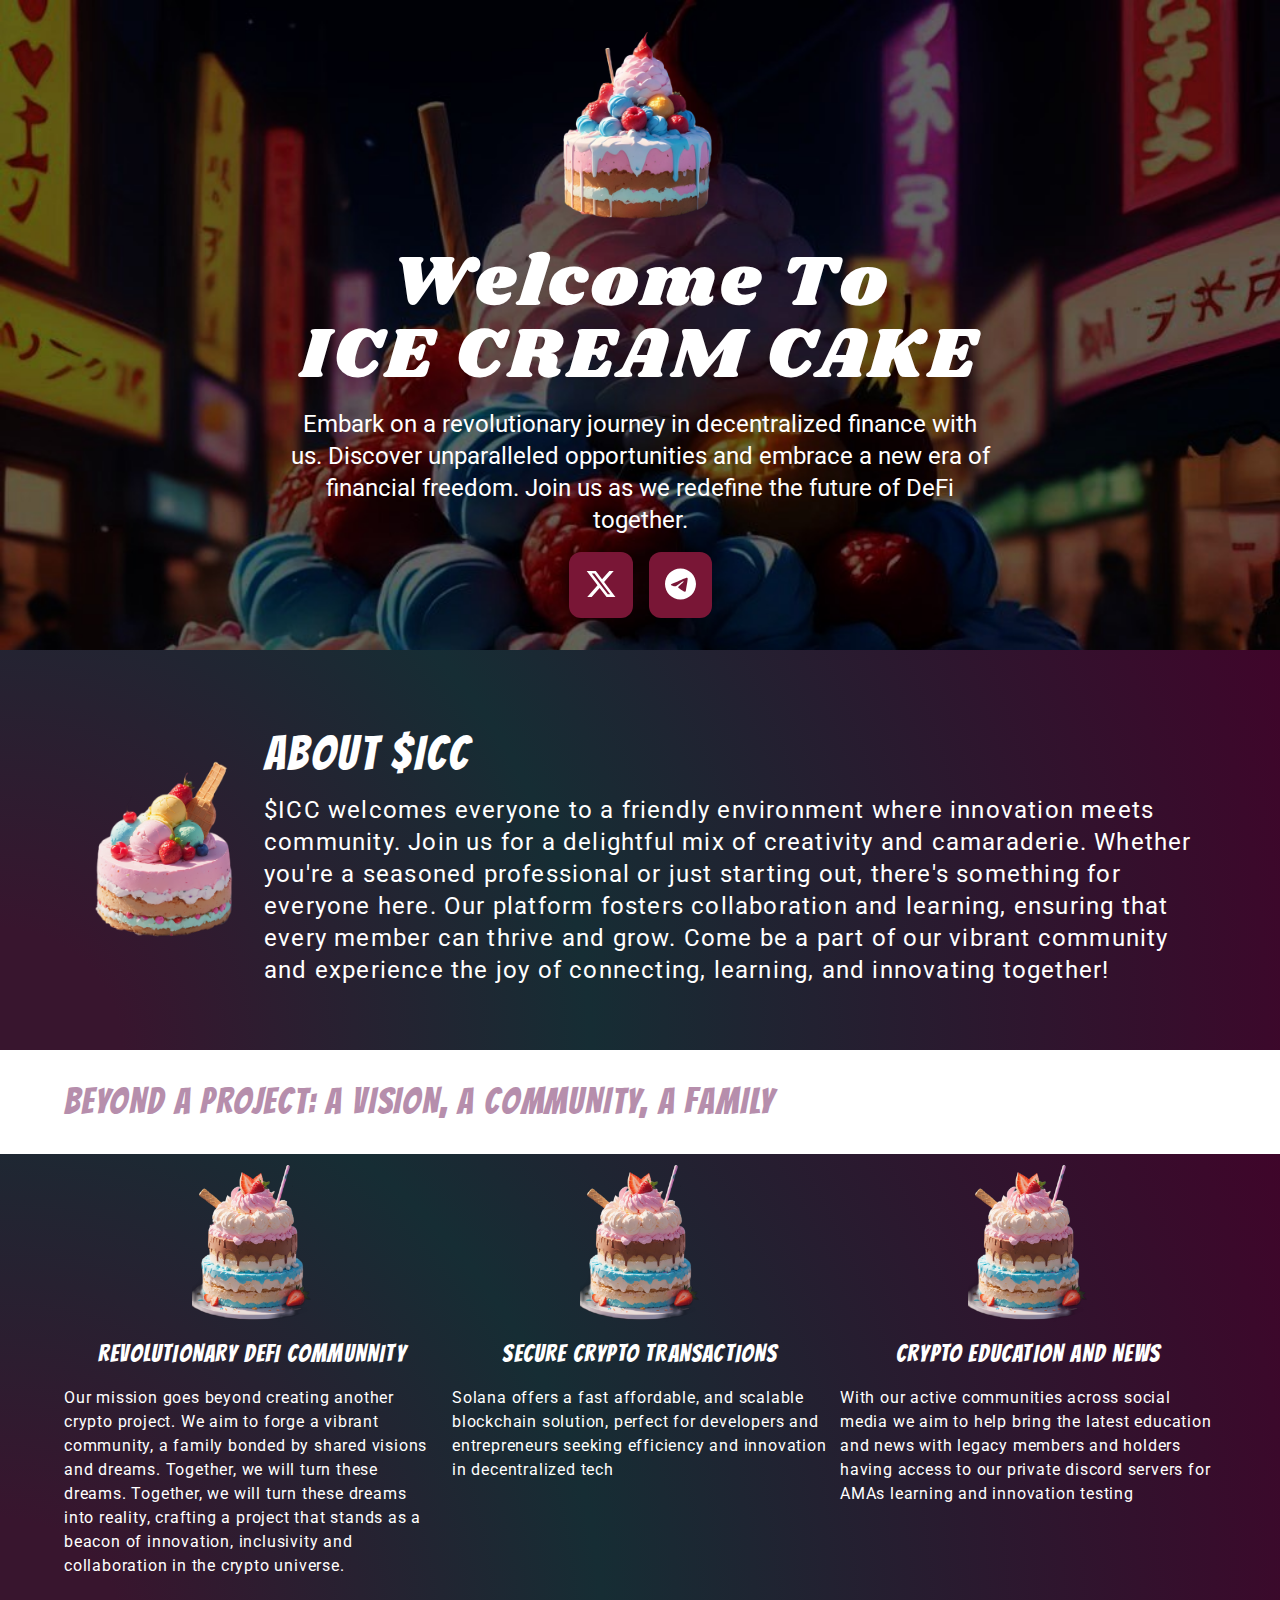
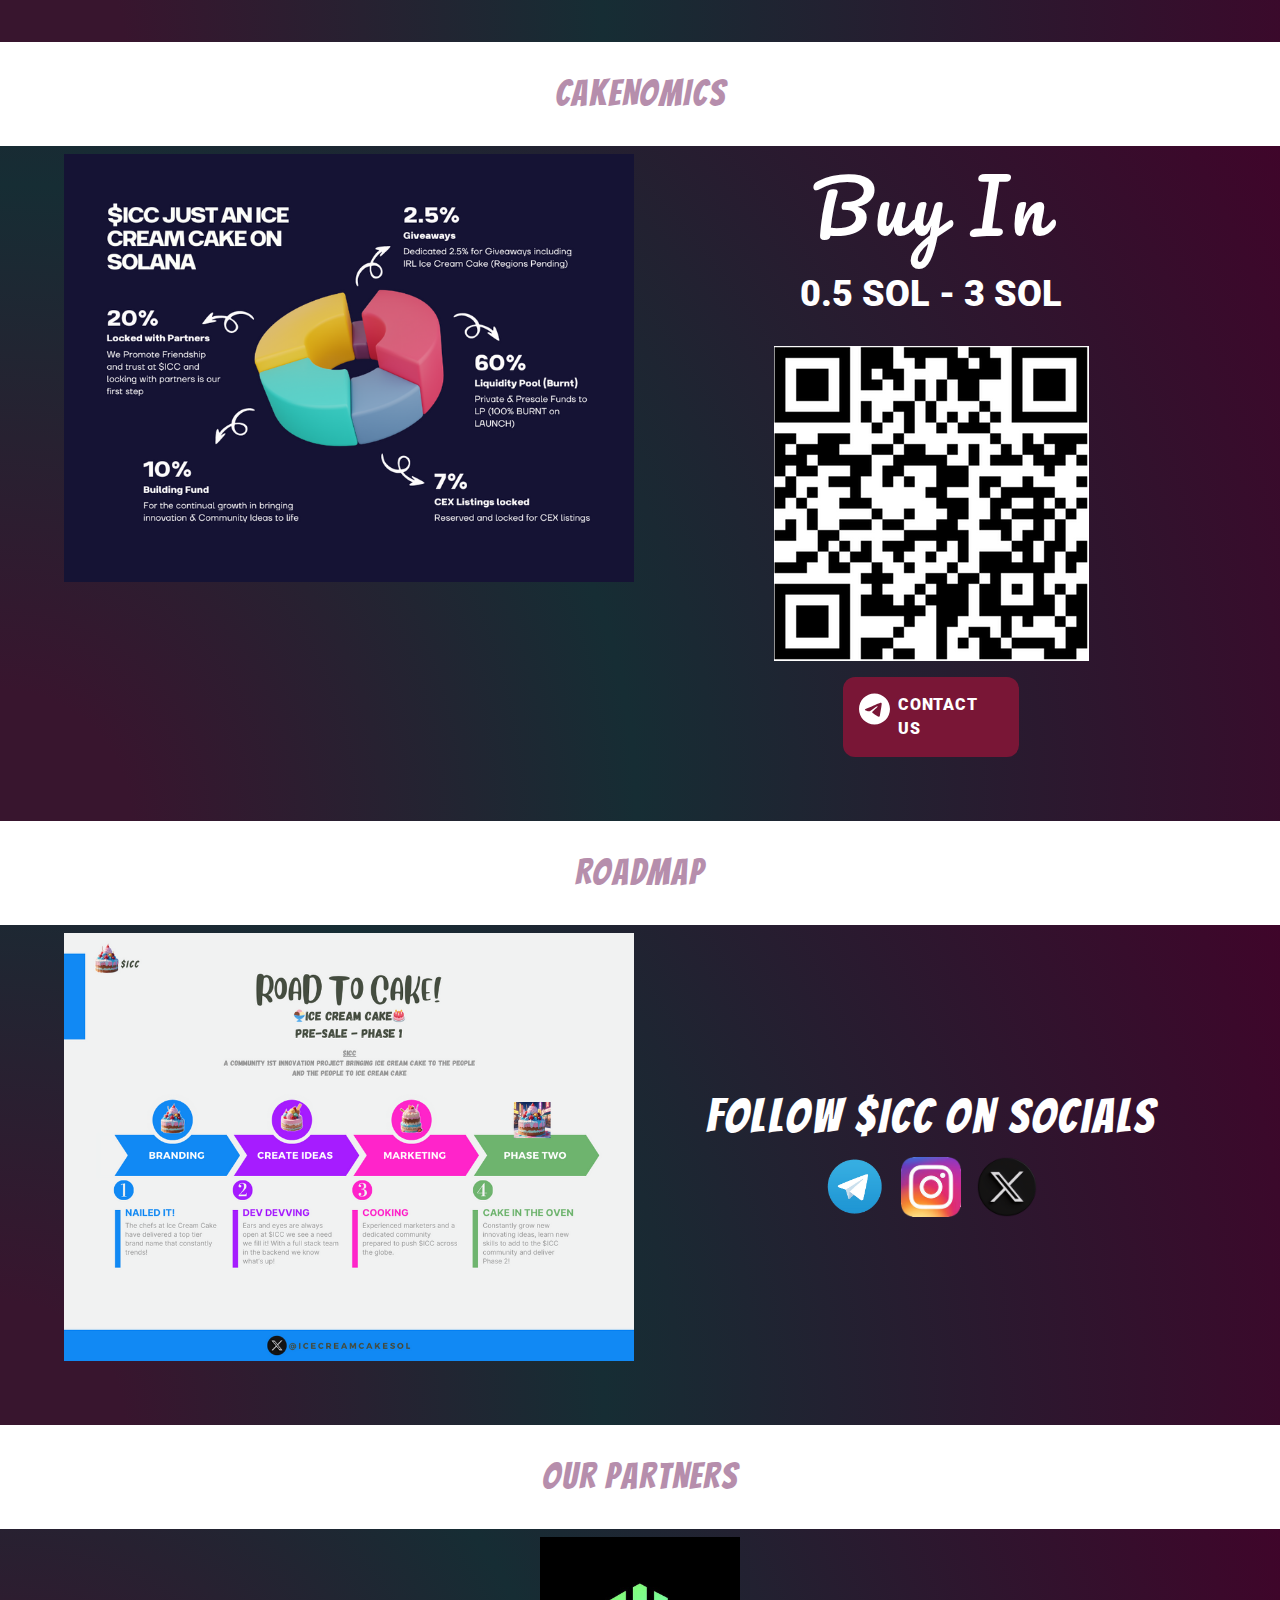
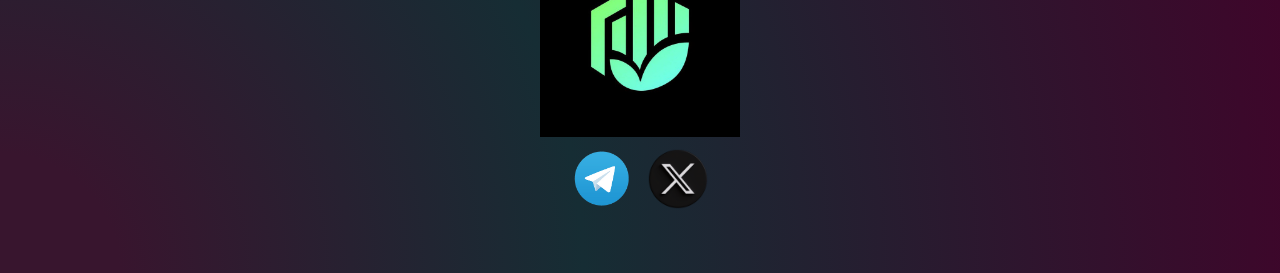
<file: index.html>
<!DOCTYPE html><html lang="en"><head><meta charSet="utf-8"/><meta name="viewport" content="width=device-width, initial-scale=1"/><link rel="preload" href="/_next/static/media/c9a5bc6a7c948fb0-s.p.woff2" as="font" crossorigin="" type="font/woff2"/><link rel="stylesheet" href="/_next/static/css/08e6688105f22e29.css" crossorigin="" data-precedence="next"/><link rel="stylesheet" href="/_next/static/css/7c81f1e1351f6790.css" crossorigin="" data-precedence="next"/><link rel="preload" as="script" fetchPriority="low" href="/_next/static/chunks/webpack-f3ce881330024d60.js" crossorigin=""/><script src="/_next/static/chunks/fd9d1056-d03af0e963d7a2f3.js" async="" crossorigin=""></script><script src="/_next/static/chunks/69-ec39f181d2ec53c6.js" async="" crossorigin=""></script><script src="/_next/static/chunks/main-app-6f7a0151a9f44b0a.js" async="" crossorigin=""></script><script src="/_next/static/chunks/69b09407-a51b7240dd5747d0.js" async=""></script><script src="/_next/static/chunks/97-fd3d63c27c1f7cae.js" async=""></script><script src="/_next/static/chunks/app/page-9877615e702adc92.js" async=""></script><title>Create Next App</title><meta name="description" content="Generated by create next app"/><link rel="icon" href="/favicon.ico" type="image/x-icon" sizes="16x16"/><meta name="next-size-adjust"/><script src="/_next/static/chunks/polyfills-c67a75d1b6f99dc8.js" crossorigin="" noModule=""></script></head><body class="__className_aaf875"><main><div class="flex flex-row justify-center" style="background:url(/assets/cake_bg_1.jpg);background-size:cover"><div class="text-center flex flex-col justify-center p-8 animate__animated animate__backInDown max-w-3xl"><img alt="cake_1" loading="lazy" width="200" height="200" decoding="async" data-nimg="1" class="mx-auto" style="color:transparent" src="/assets/cake_1.png"/><h1 class="my-4 shrikhand-regular capitalize text-4xl lg:text-7xl tracking-wider">Welcome to <br/><span class="uppercase">ice cream cake</span></h1><p class="roboto-regular lg:text-2xl">Embark on a revolutionary journey in decentralized finance with us. Discover unparalleled opportunities and embrace a new era of financial freedom. Join us as we redefine the future of DeFi together.</p><div class="flex flex-row justify-center w-full mt-4"><a href="https://twitter.com/icecreamcakesol" target="__blank" class="sc-beySPh gRjXUm bg-brown hover:bg-rosy-brown mr-2"><svg aria-hidden="true" focusable="false" data-prefix="fab" data-icon="x-twitter" class="svg-inline--fa fa-x-twitter fa-2x " role="img" xmlns="http://www.w3.org/2000/svg" viewBox="0 0 512 512"><path fill="currentColor" d="M389.2 48h70.6L305.6 224.2 487 464H345L233.7 318.6 106.5 464H35.8L200.7 275.5 26.8 48H172.4L272.9 180.9 389.2 48zM364.4 421.8h39.1L151.1 88h-42L364.4 421.8z"></path></svg></a><a href="#" target="__blank" class="sc-beySPh gRjXUm bg-brown hover:bg-rosy-brown ml-2"><svg aria-hidden="true" focusable="false" data-prefix="fab" data-icon="telegram" class="svg-inline--fa fa-telegram fa-2x " role="img" xmlns="http://www.w3.org/2000/svg" viewBox="0 0 496 512"><path fill="currentColor" d="M248,8C111.033,8,0,119.033,0,256S111.033,504,248,504,496,392.967,496,256,384.967,8,248,8ZM362.952,176.66c-3.732,39.215-19.881,134.378-28.1,178.3-3.476,18.584-10.322,24.816-16.948,25.425-14.4,1.326-25.338-9.517-39.287-18.661-21.827-14.308-34.158-23.215-55.346-37.177-24.485-16.135-8.612-25,5.342-39.5,3.652-3.793,67.107-61.51,68.335-66.746.153-.655.3-3.1-1.154-4.384s-3.59-.849-5.135-.5q-3.283.746-104.608,69.142-14.845,10.194-26.894,9.934c-8.855-.191-25.888-5.006-38.551-9.123-15.531-5.048-27.875-7.717-26.8-16.291q.84-6.7,18.45-13.7,108.446-47.248,144.628-62.3c68.872-28.647,83.183-33.623,92.511-33.789,2.052-.034,6.639.474,9.61,2.885a10.452,10.452,0,0,1,3.53,6.716A43.765,43.765,0,0,1,362.952,176.66Z"></path></svg></a></div></div></div><div class="p-16 bg-brown radial-bg md:flex animate__animated animate__backInDown"><img alt="cake_2" loading="lazy" width="200" height="200" decoding="async" data-nimg="1" class="m-auto hidden md:block" style="color:transparent" src="/assets/cake_2.webp"/><div class=""><h1 class="my-4 bangers-regular capitalize text-5xl tracking-wider">About $ICC</h1><img alt="cake_2" loading="lazy" width="200" height="200" decoding="async" data-nimg="1" class="mx-auto md:hidden" style="color:transparent" src="/assets/cake_2.webp"/><p class="tracking-wider roboto-regular md:text-2xl">$ICC welcomes everyone to a friendly environment where innovation meets community. Join us for a delightful mix of creativity and camaraderie. Whether you&#x27;re a seasoned professional or just starting out, there&#x27;s something for everyone here. Our platform fosters collaboration and learning, ensuring that every member can thrive and grow. Come be a part of our vibrant community and experience the joy of connecting, learning, and innovating together!</p></div></div><div class="p-16 py-4"><div class=""><h1 class="my-4 bangers-regular uppercase text-4xl tracking-wider text-rosy-brown">Beyond A Project: A vision, a community, a family</h1></div></div><div class="p-16 pt-2 bg-brown radial-bg"><div class="md:grid gap-3 grid-cols-3"><div class="animate__animated animate__backInRight"><img alt="cake_3" loading="lazy" width="120" height="120" decoding="async" data-nimg="1" class="mx-auto" style="color:transparent" src="/assets/cake_3.webp"/><h3 class="my-4 bangers-regular uppercase text-2xl text-center tracking-wider">Revolutionary Defi Communnity</h3><p class="tracking-wider roboto-regular">Our mission goes beyond creating another crypto project. We aim to forge a vibrant community, a family bonded by shared visions and dreams. Together, we will turn these dreams. Together, we will turn these dreams into reality, crafting a project that stands as a beacon of innovation, inclusivity and collaboration in the crypto universe.</p></div><div class="animate__animated animate__backInRight"><img alt="cake_3" loading="lazy" width="120" height="120" decoding="async" data-nimg="1" class="mx-auto" style="color:transparent" src="/assets/cake_3.webp"/><h3 class="my-4 bangers-regular uppercase text-2xl text-center tracking-wider">Secure Crypto Transactions</h3><p class="tracking-wider roboto-regular">Solana offers a fast affordable, and scalable blockchain solution, perfect for developers and entrepreneurs seeking efficiency and innovation in decentralized tech</p></div><div class="animate__animated animate__backInRight"><img alt="cake_3" loading="lazy" width="120" height="120" decoding="async" data-nimg="1" class="mx-auto" style="color:transparent" src="/assets/cake_3.webp"/><h3 class="my-4 bangers-regular uppercase text-2xl text-center tracking-wider">Crypto education and news</h3><p class="tracking-wider roboto-regular">With our active communities across social media we aim to help bring the latest education and news with legacy members and holders having access to our private discord servers for AMAs learning and innovation testing</p></div></div></div><div class="p-16 py-4"><div class=""><h1 class="my-4 bangers-regular uppercase text-4xl tracking-wider text-center text-rosy-brown">CAKENOMICS</h1></div></div><div class="p-16 pt-2 bg-brown radial-bg"><div class="md:grid gap-3 grid-cols-2"><div><img alt="cake_3" loading="lazy" width="820" height="615" decoding="async" data-nimg="1" class="mx-auto" style="color:transparent" src="/assets/tokenomics.webp"/></div><div><div class="animate__animated animate__pulse animate__infinite"><h3 class="my-4 pacifico-regular normal-case text-5xl md:text-7xl text-center tracking-wider">Buy In</h3><h4 class="text-2xl md:text-4xl uppercase roboto-black text-center mt-8">0.5 sol - 3 sol</h4><img alt="qr" loading="lazy" width="315" height="315" decoding="async" data-nimg="1" class="mx-auto mt-8" style="color:transparent" src="/assets/qr.webp"/></div><div><a href="https://t.me/+q8enJmWLWnE3NTI5" target="__blank" class="sc-beySPh gRjXUm bg-brown hover:bg-rosy-brown flex w-44 mt-4 mx-auto"><svg aria-hidden="true" focusable="false" data-prefix="fab" data-icon="telegram" class="svg-inline--fa fa-telegram fa-2x " role="img" xmlns="http://www.w3.org/2000/svg" viewBox="0 0 496 512"><path fill="currentColor" d="M248,8C111.033,8,0,119.033,0,256S111.033,504,248,504,496,392.967,496,256,384.967,8,248,8ZM362.952,176.66c-3.732,39.215-19.881,134.378-28.1,178.3-3.476,18.584-10.322,24.816-16.948,25.425-14.4,1.326-25.338-9.517-39.287-18.661-21.827-14.308-34.158-23.215-55.346-37.177-24.485-16.135-8.612-25,5.342-39.5,3.652-3.793,67.107-61.51,68.335-66.746.153-.655.3-3.1-1.154-4.384s-3.59-.849-5.135-.5q-3.283.746-104.608,69.142-14.845,10.194-26.894,9.934c-8.855-.191-25.888-5.006-38.551-9.123-15.531-5.048-27.875-7.717-26.8-16.291q.84-6.7,18.45-13.7,108.446-47.248,144.628-62.3c68.872-28.647,83.183-33.623,92.511-33.789,2.052-.034,6.639.474,9.61,2.885a10.452,10.452,0,0,1,3.53,6.716A43.765,43.765,0,0,1,362.952,176.66Z"></path></svg> <span class="my-auto ml-2 roboto-black tracking-wider uppercase">Contact Us</span></a></div></div></div></div><div class="p-16 py-4"><div class=""><h1 class="my-4 bangers-regular uppercase text-4xl tracking-wider text-center text-rosy-brown">Roadmap</h1></div></div><div class="p-16 pt-2 bg-brown radial-bg"><div class="md:grid gap-3 grid-cols-2"><div><img alt="cake_3" loading="lazy" width="922" height="692" decoding="async" data-nimg="1" class="mx-auto" style="color:transparent" src="/assets/roadmap.webp"/></div><div class="flex flex-col"><div class="my-auto"><h3 class="my-4 bangers-regular normal-case text-5xl text-center tracking-wider">Follow $ICC on Socials</h3><div class="flex justify-center gap-4"><a href="https://t.me/+q8enJmWLWnE3NTI5" target="__blank"><img alt="socials" loading="lazy" width="60" height="60" decoding="async" data-nimg="1" class="mx-auto" style="color:transparent" src="/assets/telegram.webp"/></a><a href="https://www.instagram.com/icecreamcakeonsol?igsh=MWp0MnR5cTdiMmlvcg%3D%3D" target="__blank"><img alt="socials" loading="lazy" width="60" height="60" decoding="async" data-nimg="1" class="mx-auto" style="color:transparent" src="/assets/instagram.webp"/></a><a href="https://twitter.com/icecreamcakesol" target="__blank"><img alt="socials" loading="lazy" width="60" height="60" decoding="async" data-nimg="1" class="mx-auto" style="color:transparent" src="/assets/x.webp"/></a></div></div></div></div></div><div class="p-16 py-4"><div class=""><h1 class="my-4 bangers-regular uppercase text-4xl tracking-wider text-center text-rosy-brown">Our Partners</h1></div></div><div class="p-16 pt-2 bg-brown radial-bg"><div class="flex flex-col justify-center"><div class=""><img alt="socials" loading="lazy" width="200" height="200" decoding="async" data-nimg="1" class="mx-auto" style="color:transparent" src="/assets/sponsor_1.jpg"/><div class="flex justify-center gap-4 mt-3"><a href="https://t.co/01wMqEmo7u" target="__blank"><img alt="socials" loading="lazy" width="60" height="60" decoding="async" data-nimg="1" class="mx-auto" style="color:transparent" src="/assets/telegram.webp"/></a><a href="https://twitter.com/LCEwebones" target="__blank"><img alt="socials" loading="lazy" width="60" height="60" decoding="async" data-nimg="1" class="mx-auto" style="color:transparent" src="/assets/x.webp"/></a></div></div></div></div></main><script src="/_next/static/chunks/webpack-f3ce881330024d60.js" crossorigin="" async=""></script><script>(self.__next_f=self.__next_f||[]).push([0]);self.__next_f.push([2,null])</script><script>self.__next_f.push([1,"1:HL[\"/_next/static/media/c9a5bc6a7c948fb0-s.p.woff2\",\"font\",{\"crossOrigin\":\"\",\"type\":\"font/woff2\"}]\n2:HL[\"/_next/static/css/08e6688105f22e29.css\",\"style\",{\"crossOrigin\":\"\"}]\n0:\"$L3\"\n"])</script><script>self.__next_f.push([1,"4:HL[\"/_next/static/css/7c81f1e1351f6790.css\",\"style\",{\"crossOrigin\":\"\"}]\n"])</script><script>self.__next_f.push([1,"5:I[7690,[],\"\"]\n7:I[7831,[],\"\"]\n8:I[8836,[\"958\",\"static/chunks/69b09407-a51b7240dd5747d0.js\",\"97\",\"static/chunks/97-fd3d63c27c1f7cae.js\",\"931\",\"static/chunks/app/page-9877615e702adc92.js\"],\"\"]\n9:I[5613,[],\"\"]\na:I[1778,[],\"\"]\nc:I[8955,[],\"\"]\nd:[]\n"])</script><script>self.__next_f.push([1,"3:[[[\"$\",\"link\",\"0\",{\"rel\":\"stylesheet\",\"href\":\"/_next/static/css/08e6688105f22e29.css\",\"precedence\":\"next\",\"crossOrigin\":\"\"}]],[\"$\",\"$L5\",null,{\"buildId\":\"GkV5ylfgXGTpn7uaHJKc2\",\"assetPrefix\":\"\",\"initialCanonicalUrl\":\"/\",\"initialTree\":[\"\",{\"children\":[\"__PAGE__\",{}]},\"$undefined\",\"$undefined\",true],\"initialSeedData\":[\"\",{\"children\":[\"__PAGE__\",{},[\"$L6\",[\"$\",\"$L7\",null,{\"propsForComponent\":{\"params\":{}},\"Component\":\"$8\",\"isStaticGeneration\":true}],null]]},[null,[\"$\",\"html\",null,{\"lang\":\"en\",\"children\":[\"$\",\"body\",null,{\"className\":\"__className_aaf875\",\"children\":[\"$\",\"$L9\",null,{\"parallelRouterKey\":\"children\",\"segmentPath\":[\"children\"],\"loading\":\"$undefined\",\"loadingStyles\":\"$undefined\",\"loadingScripts\":\"$undefined\",\"hasLoading\":false,\"error\":\"$undefined\",\"errorStyles\":\"$undefined\",\"errorScripts\":\"$undefined\",\"template\":[\"$\",\"$La\",null,{}],\"templateStyles\":\"$undefined\",\"templateScripts\":\"$undefined\",\"notFound\":[[\"$\",\"title\",null,{\"children\":\"404: This page could not be found.\"}],[\"$\",\"div\",null,{\"style\":{\"fontFamily\":\"system-ui,\\\"Segoe UI\\\",Roboto,Helvetica,Arial,sans-serif,\\\"Apple Color Emoji\\\",\\\"Segoe UI Emoji\\\"\",\"height\":\"100vh\",\"textAlign\":\"center\",\"display\":\"flex\",\"flexDirection\":\"column\",\"alignItems\":\"center\",\"justifyContent\":\"center\"},\"children\":[\"$\",\"div\",null,{\"children\":[[\"$\",\"style\",null,{\"dangerouslySetInnerHTML\":{\"__html\":\"body{color:#000;background:#fff;margin:0}.next-error-h1{border-right:1px solid rgba(0,0,0,.3)}@media (prefers-color-scheme:dark){body{color:#fff;background:#000}.next-error-h1{border-right:1px solid rgba(255,255,255,.3)}}\"}}],[\"$\",\"h1\",null,{\"className\":\"next-error-h1\",\"style\":{\"display\":\"inline-block\",\"margin\":\"0 20px 0 0\",\"padding\":\"0 23px 0 0\",\"fontSize\":24,\"fontWeight\":500,\"verticalAlign\":\"top\",\"lineHeight\":\"49px\"},\"children\":\"404\"}],[\"$\",\"div\",null,{\"style\":{\"display\":\"inline-block\"},\"children\":[\"$\",\"h2\",null,{\"style\":{\"fontSize\":14,\"fontWeight\":400,\"lineHeight\":\"49px\",\"margin\":0},\"children\":\"This page could not be found.\"}]}]]}]}]],\"notFoundStyles\":[],\"styles\":[[\"$\",\"link\",\"0\",{\"rel\":\"stylesheet\",\"href\":\"/_next/static/css/7c81f1e1351f6790.css\",\"precedence\":\"next\",\"crossOrigin\":\"\"}]]}]}]}],null]],\"initialHead\":[false,\"$Lb\"],\"globalErrorComponent\":\"$c\",\"missingSlots\":\"$Wd\"}]]\n"])</script><script>self.__next_f.push([1,"b:[[\"$\",\"meta\",\"0\",{\"name\":\"viewport\",\"content\":\"width=device-width, initial-scale=1\"}],[\"$\",\"meta\",\"1\",{\"charSet\":\"utf-8\"}],[\"$\",\"title\",\"2\",{\"children\":\"Create Next App\"}],[\"$\",\"meta\",\"3\",{\"name\":\"description\",\"content\":\"Generated by create next app\"}],[\"$\",\"link\",\"4\",{\"rel\":\"icon\",\"href\":\"/favicon.ico\",\"type\":\"image/x-icon\",\"sizes\":\"16x16\"}],[\"$\",\"meta\",\"5\",{\"name\":\"next-size-adjust\"}]]\n6:null\n"])</script><script>self.__next_f.push([1,""])</script></body></html>
</file>
<file: _next/static/css/08e6688105f22e29.css>
@import url("https://fonts.googleapis.com/css2?family=Bangers&family=Pacifico&family=Roboto:ital,wght@0,100;0,300;0,400;0,500;0,700;0,900;1,100;1,300;1,400;1,500;1,700;1,900&family=Shrikhand&display=swap");
/*
! tailwindcss v3.4.3 | MIT License | https://tailwindcss.com
*/*,:after,:before{box-sizing:border-box;border:0 solid #e5e7eb}:after,:before{--tw-content:""}:host,html{line-height:1.5;-webkit-text-size-adjust:100%;-moz-tab-size:4;-o-tab-size:4;tab-size:4;font-family:ui-sans-serif,system-ui,sans-serif,Apple Color Emoji,Segoe UI Emoji,Segoe UI Symbol,Noto Color Emoji;font-feature-settings:normal;font-variation-settings:normal;-webkit-tap-highlight-color:transparent}body{margin:0;line-height:inherit}hr{height:0;color:inherit;border-top-width:1px}abbr:where([title]){-webkit-text-decoration:underline dotted;text-decoration:underline dotted}h1,h2,h3,h4,h5,h6{font-size:inherit;font-weight:inherit}a{color:inherit;text-decoration:inherit}b,strong{font-weight:bolder}code,kbd,pre,samp{font-family:ui-monospace,SFMono-Regular,Menlo,Monaco,Consolas,Liberation Mono,Courier New,monospace;font-feature-settings:normal;font-variation-settings:normal;font-size:1em}small{font-size:80%}sub,sup{font-size:75%;line-height:0;position:relative;vertical-align:baseline}sub{bottom:-.25em}sup{top:-.5em}table{text-indent:0;border-color:inherit;border-collapse:collapse}button,input,optgroup,select,textarea{font-family:inherit;font-feature-settings:inherit;font-variation-settings:inherit;font-size:100%;font-weight:inherit;line-height:inherit;letter-spacing:inherit;color:inherit;margin:0;padding:0}button,select{text-transform:none}button,input:where([type=button]),input:where([type=reset]),input:where([type=submit]){-webkit-appearance:button;background-color:transparent;background-image:none}:-moz-focusring{outline:auto}:-moz-ui-invalid{box-shadow:none}progress{vertical-align:baseline}::-webkit-inner-spin-button,::-webkit-outer-spin-button{height:auto}[type=search]{-webkit-appearance:textfield;outline-offset:-2px}::-webkit-search-decoration{-webkit-appearance:none}::-webkit-file-upload-button{-webkit-appearance:button;font:inherit}summary{display:list-item}blockquote,dd,dl,figure,h1,h2,h3,h4,h5,h6,hr,p,pre{margin:0}fieldset{margin:0}fieldset,legend{padding:0}menu,ol,ul{list-style:none;margin:0;padding:0}dialog{padding:0}textarea{resize:vertical}input::-moz-placeholder,textarea::-moz-placeholder{opacity:1;color:#9ca3af}input::placeholder,textarea::placeholder{opacity:1;color:#9ca3af}[role=button],button{cursor:pointer}:disabled{cursor:default}audio,canvas,embed,iframe,img,object,svg,video{display:block;vertical-align:middle}img,video{max-width:100%;height:auto}[hidden]{display:none}*,:after,:before{--tw-border-spacing-x:0;--tw-border-spacing-y:0;--tw-translate-x:0;--tw-translate-y:0;--tw-rotate:0;--tw-skew-x:0;--tw-skew-y:0;--tw-scale-x:1;--tw-scale-y:1;--tw-pan-x: ;--tw-pan-y: ;--tw-pinch-zoom: ;--tw-scroll-snap-strictness:proximity;--tw-gradient-from-position: ;--tw-gradient-via-position: ;--tw-gradient-to-position: ;--tw-ordinal: ;--tw-slashed-zero: ;--tw-numeric-figure: ;--tw-numeric-spacing: ;--tw-numeric-fraction: ;--tw-ring-inset: ;--tw-ring-offset-width:0px;--tw-ring-offset-color:#fff;--tw-ring-color:rgba(59,130,246,.5);--tw-ring-offset-shadow:0 0 #0000;--tw-ring-shadow:0 0 #0000;--tw-shadow:0 0 #0000;--tw-shadow-colored:0 0 #0000;--tw-blur: ;--tw-brightness: ;--tw-contrast: ;--tw-grayscale: ;--tw-hue-rotate: ;--tw-invert: ;--tw-saturate: ;--tw-sepia: ;--tw-drop-shadow: ;--tw-backdrop-blur: ;--tw-backdrop-brightness: ;--tw-backdrop-contrast: ;--tw-backdrop-grayscale: ;--tw-backdrop-hue-rotate: ;--tw-backdrop-invert: ;--tw-backdrop-opacity: ;--tw-backdrop-saturate: ;--tw-backdrop-sepia: ;--tw-contain-size: ;--tw-contain-layout: ;--tw-contain-paint: ;--tw-contain-style: }::backdrop{--tw-border-spacing-x:0;--tw-border-spacing-y:0;--tw-translate-x:0;--tw-translate-y:0;--tw-rotate:0;--tw-skew-x:0;--tw-skew-y:0;--tw-scale-x:1;--tw-scale-y:1;--tw-pan-x: ;--tw-pan-y: ;--tw-pinch-zoom: ;--tw-scroll-snap-strictness:proximity;--tw-gradient-from-position: ;--tw-gradient-via-position: ;--tw-gradient-to-position: ;--tw-ordinal: ;--tw-slashed-zero: ;--tw-numeric-figure: ;--tw-numeric-spacing: ;--tw-numeric-fraction: ;--tw-ring-inset: ;--tw-ring-offset-width:0px;--tw-ring-offset-color:#fff;--tw-ring-color:rgba(59,130,246,.5);--tw-ring-offset-shadow:0 0 #0000;--tw-ring-shadow:0 0 #0000;--tw-shadow:0 0 #0000;--tw-shadow-colored:0 0 #0000;--tw-blur: ;--tw-brightness: ;--tw-contrast: ;--tw-grayscale: ;--tw-hue-rotate: ;--tw-invert: ;--tw-saturate: ;--tw-sepia: ;--tw-drop-shadow: ;--tw-backdrop-blur: ;--tw-backdrop-brightness: ;--tw-backdrop-contrast: ;--tw-backdrop-grayscale: ;--tw-backdrop-hue-rotate: ;--tw-backdrop-invert: ;--tw-backdrop-opacity: ;--tw-backdrop-saturate: ;--tw-backdrop-sepia: ;--tw-contain-size: ;--tw-contain-layout: ;--tw-contain-paint: ;--tw-contain-style: }.m-auto{margin:auto}.mx-auto{margin-left:auto;margin-right:auto}.my-4{margin-top:1rem;margin-bottom:1rem}.my-auto{margin-top:auto;margin-bottom:auto}.ml-2{margin-left:.5rem}.mr-2{margin-right:.5rem}.mt-3{margin-top:.75rem}.mt-4{margin-top:1rem}.mt-8{margin-top:2rem}.flex{display:flex}.grid{display:grid}.hidden{display:none}.w-44{width:11rem}.w-full{width:100%}.max-w-3xl{max-width:48rem}.grow{flex-grow:1}.grid-cols-2{grid-template-columns:repeat(2,minmax(0,1fr))}.grid-cols-3{grid-template-columns:repeat(3,minmax(0,1fr))}.flex-row{flex-direction:row}.flex-col{flex-direction:column}.justify-center{justify-content:center}.gap-3{gap:.75rem}.gap-4{gap:1rem}.bg-brown{--tw-bg-opacity:1;background-color:rgb(121 22 54/var(--tw-bg-opacity))}.p-16{padding:4rem}.p-8{padding:2rem}.py-4{padding-top:1rem;padding-bottom:1rem}.pt-2{padding-top:.5rem}.text-center{text-align:center}.text-2xl{font-size:1.5rem;line-height:2rem}.text-4xl{font-size:2.25rem;line-height:2.5rem}.text-5xl{font-size:3rem;line-height:1}.uppercase{text-transform:uppercase}.capitalize{text-transform:capitalize}.normal-case{text-transform:none}.tracking-wider{letter-spacing:.05em}.text-rosy-brown{--tw-text-opacity:1;color:rgb(182 142 172/var(--tw-text-opacity))}:root{--foreground-rgb:0,0,0;--background-start-rgb:214,219,220;--background-end-rgb:255,255,255}@media (prefers-color-scheme:dark){:root{--foreground-rgb:255,255,255;--background-start-rgb:0,0,0;--background-end-rgb:0,0,0}}body{color:#fff;background-color:#000;background:url(/assets/space_bg_1.jpg);background-position:50%;background-size:cover;overflow-x:hidden;background-attachment:fixed}.pacifico-regular{font-family:Pacifico,cursive;font-weight:400;font-style:normal}.shrikhand-regular{font-family:Shrikhand,serif;font-weight:400;font-style:normal}.bangers-regular{font-family:Bangers,system-ui;font-weight:400;font-style:normal}.roboto-thin{font-weight:100}.roboto-light,.roboto-thin{font-family:Roboto,sans-serif;font-style:normal}.roboto-light{font-weight:300}.roboto-regular{font-weight:400}.roboto-medium,.roboto-regular{font-family:Roboto,sans-serif;font-style:normal}.roboto-medium{font-weight:500}.roboto-bold{font-weight:700}.roboto-black,.roboto-bold{font-family:Roboto,sans-serif;font-style:normal}.roboto-black{font-weight:900}.roboto-thin-italic{font-weight:100}.roboto-light-italic,.roboto-thin-italic{font-family:Roboto,sans-serif;font-style:italic}.roboto-light-italic{font-weight:300}.roboto-regular-italic{font-weight:400}.roboto-medium-italic,.roboto-regular-italic{font-family:Roboto,sans-serif;font-style:italic}.roboto-medium-italic{font-weight:500}.roboto-bold-italic{font-weight:700}.roboto-black-italic,.roboto-bold-italic{font-family:Roboto,sans-serif;font-style:italic}.roboto-black-italic{font-weight:900}.radial-bg{background:#38152e;background:radial-gradient(circle at bottom left,#38152e 9%,#162d34 44%,#3f052a 100%);background-size:cover}.hover\:bg-rosy-brown:hover{--tw-bg-opacity:1;background-color:rgb(182 142 172/var(--tw-bg-opacity))}@media (min-width:768px){.md\:block{display:block}.md\:flex{display:flex}.md\:grid{display:grid}.md\:hidden{display:none}.md\:text-2xl{font-size:1.5rem;line-height:2rem}.md\:text-4xl{font-size:2.25rem;line-height:2.5rem}.md\:text-7xl{font-size:4.5rem;line-height:1}}@media (min-width:1024px){.lg\:text-2xl{font-size:1.5rem;line-height:2rem}.lg\:text-7xl{font-size:4.5rem;line-height:1}}@font-face{font-family:__Inter_aaf875;font-style:normal;font-weight:100 900;font-display:swap;src:url(/_next/static/media/ec159349637c90ad-s.woff2) format("woff2");unicode-range:u+0460-052f,u+1c80-1c88,u+20b4,u+2de0-2dff,u+a640-a69f,u+fe2e-fe2f}@font-face{font-family:__Inter_aaf875;font-style:normal;font-weight:100 900;font-display:swap;src:url(/_next/static/media/513657b02c5c193f-s.woff2) format("woff2");unicode-range:u+0301,u+0400-045f,u+0490-0491,u+04b0-04b1,u+2116}@font-face{font-family:__Inter_aaf875;font-style:normal;font-weight:100 900;font-display:swap;src:url(/_next/static/media/fd4db3eb5472fc27-s.woff2) format("woff2");unicode-range:u+1f??}@font-face{font-family:__Inter_aaf875;font-style:normal;font-weight:100 900;font-display:swap;src:url(/_next/static/media/51ed15f9841b9f9d-s.woff2) format("woff2");unicode-range:u+0370-0377,u+037a-037f,u+0384-038a,u+038c,u+038e-03a1,u+03a3-03ff}@font-face{font-family:__Inter_aaf875;font-style:normal;font-weight:100 900;font-display:swap;src:url(/_next/static/media/05a31a2ca4975f99-s.woff2) format("woff2");unicode-range:u+0102-0103,u+0110-0111,u+0128-0129,u+0168-0169,u+01a0-01a1,u+01af-01b0,u+0300-0301,u+0303-0304,u+0308-0309,u+0323,u+0329,u+1ea0-1ef9,u+20ab}@font-face{font-family:__Inter_aaf875;font-style:normal;font-weight:100 900;font-display:swap;src:url(/_next/static/media/d6b16ce4a6175f26-s.woff2) format("woff2");unicode-range:u+0100-02af,u+0304,u+0308,u+0329,u+1e00-1e9f,u+1ef2-1eff,u+2020,u+20a0-20ab,u+20ad-20c0,u+2113,u+2c60-2c7f,u+a720-a7ff}@font-face{font-family:__Inter_aaf875;font-style:normal;font-weight:100 900;font-display:swap;src:url(/_next/static/media/c9a5bc6a7c948fb0-s.p.woff2) format("woff2");unicode-range:u+00??,u+0131,u+0152-0153,u+02bb-02bc,u+02c6,u+02da,u+02dc,u+0304,u+0308,u+0329,u+2000-206f,u+2074,u+20ac,u+2122,u+2191,u+2193,u+2212,u+2215,u+feff,u+fffd}@font-face{font-family:__Inter_Fallback_aaf875;src:local("Arial");ascent-override:90.20%;descent-override:22.48%;line-gap-override:0.00%;size-adjust:107.40%}.__className_aaf875{font-family:__Inter_aaf875,__Inter_Fallback_aaf875;font-style:normal}
</file>
